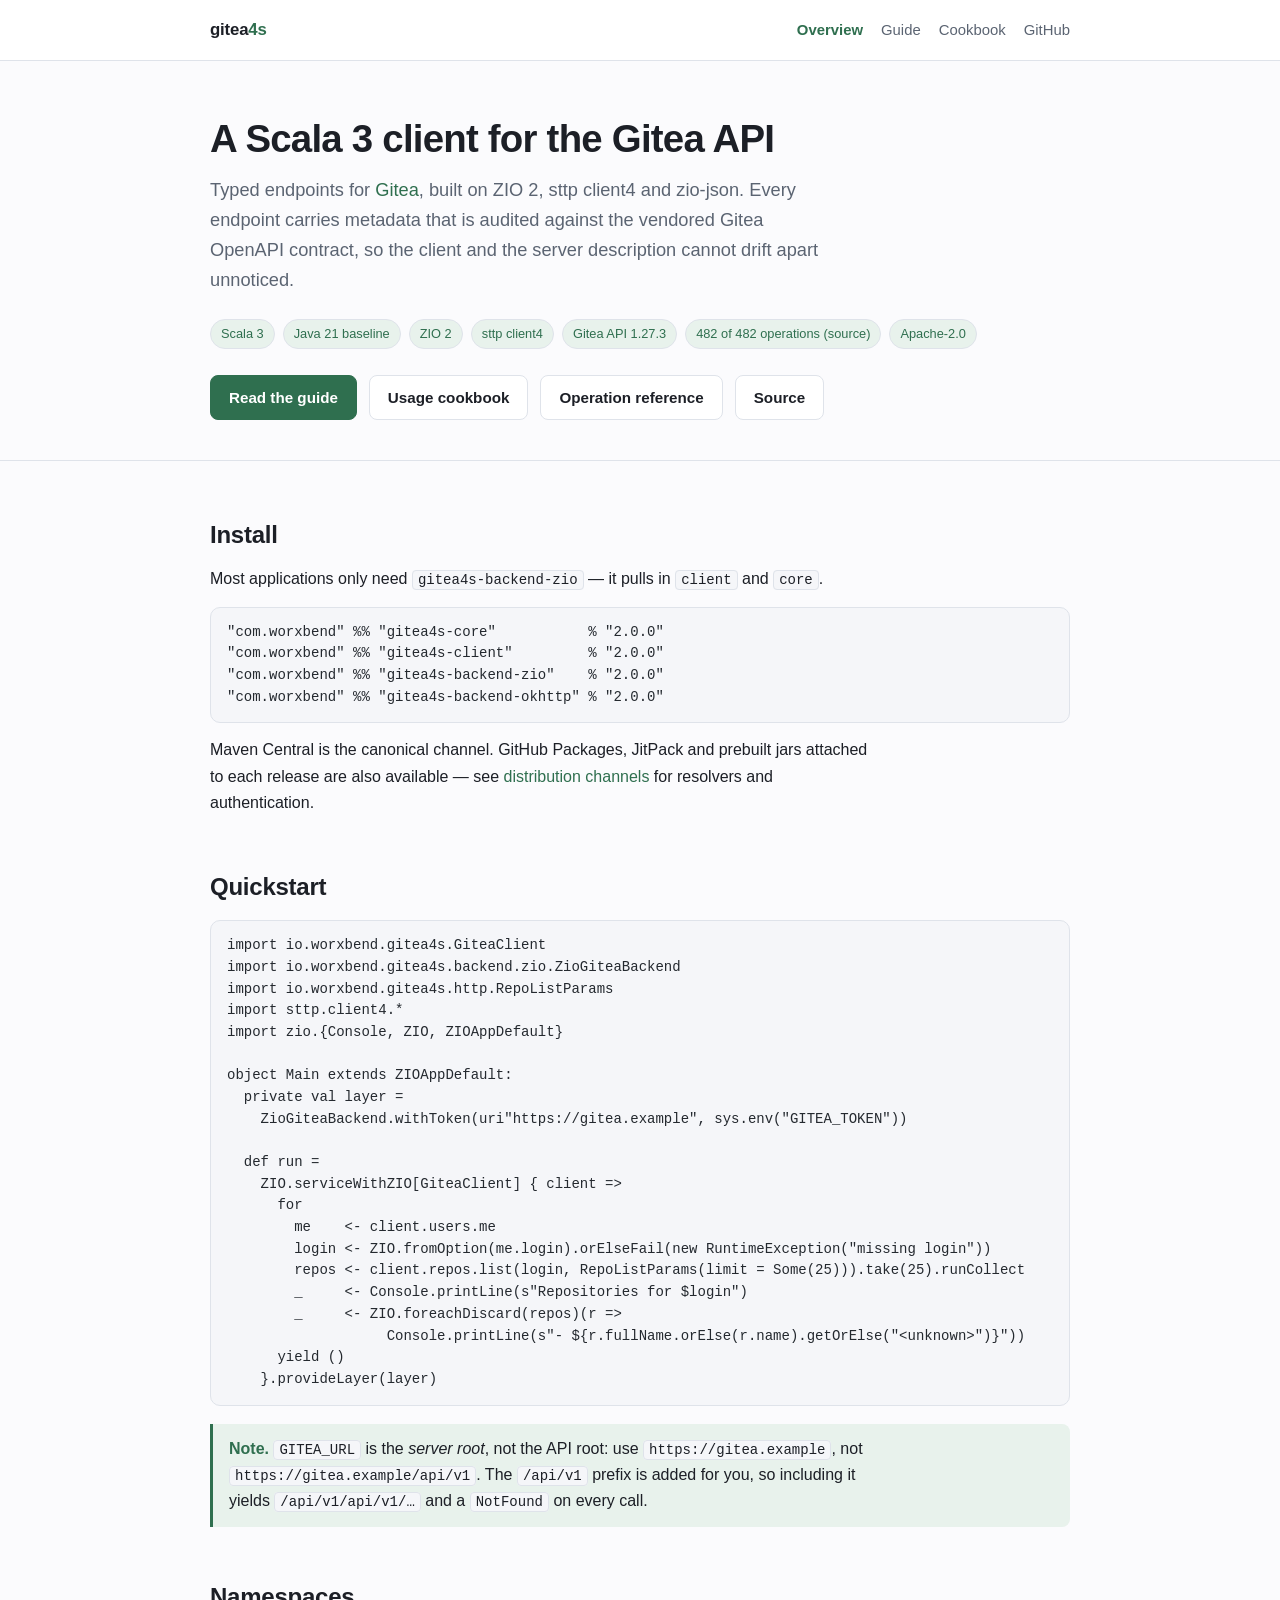
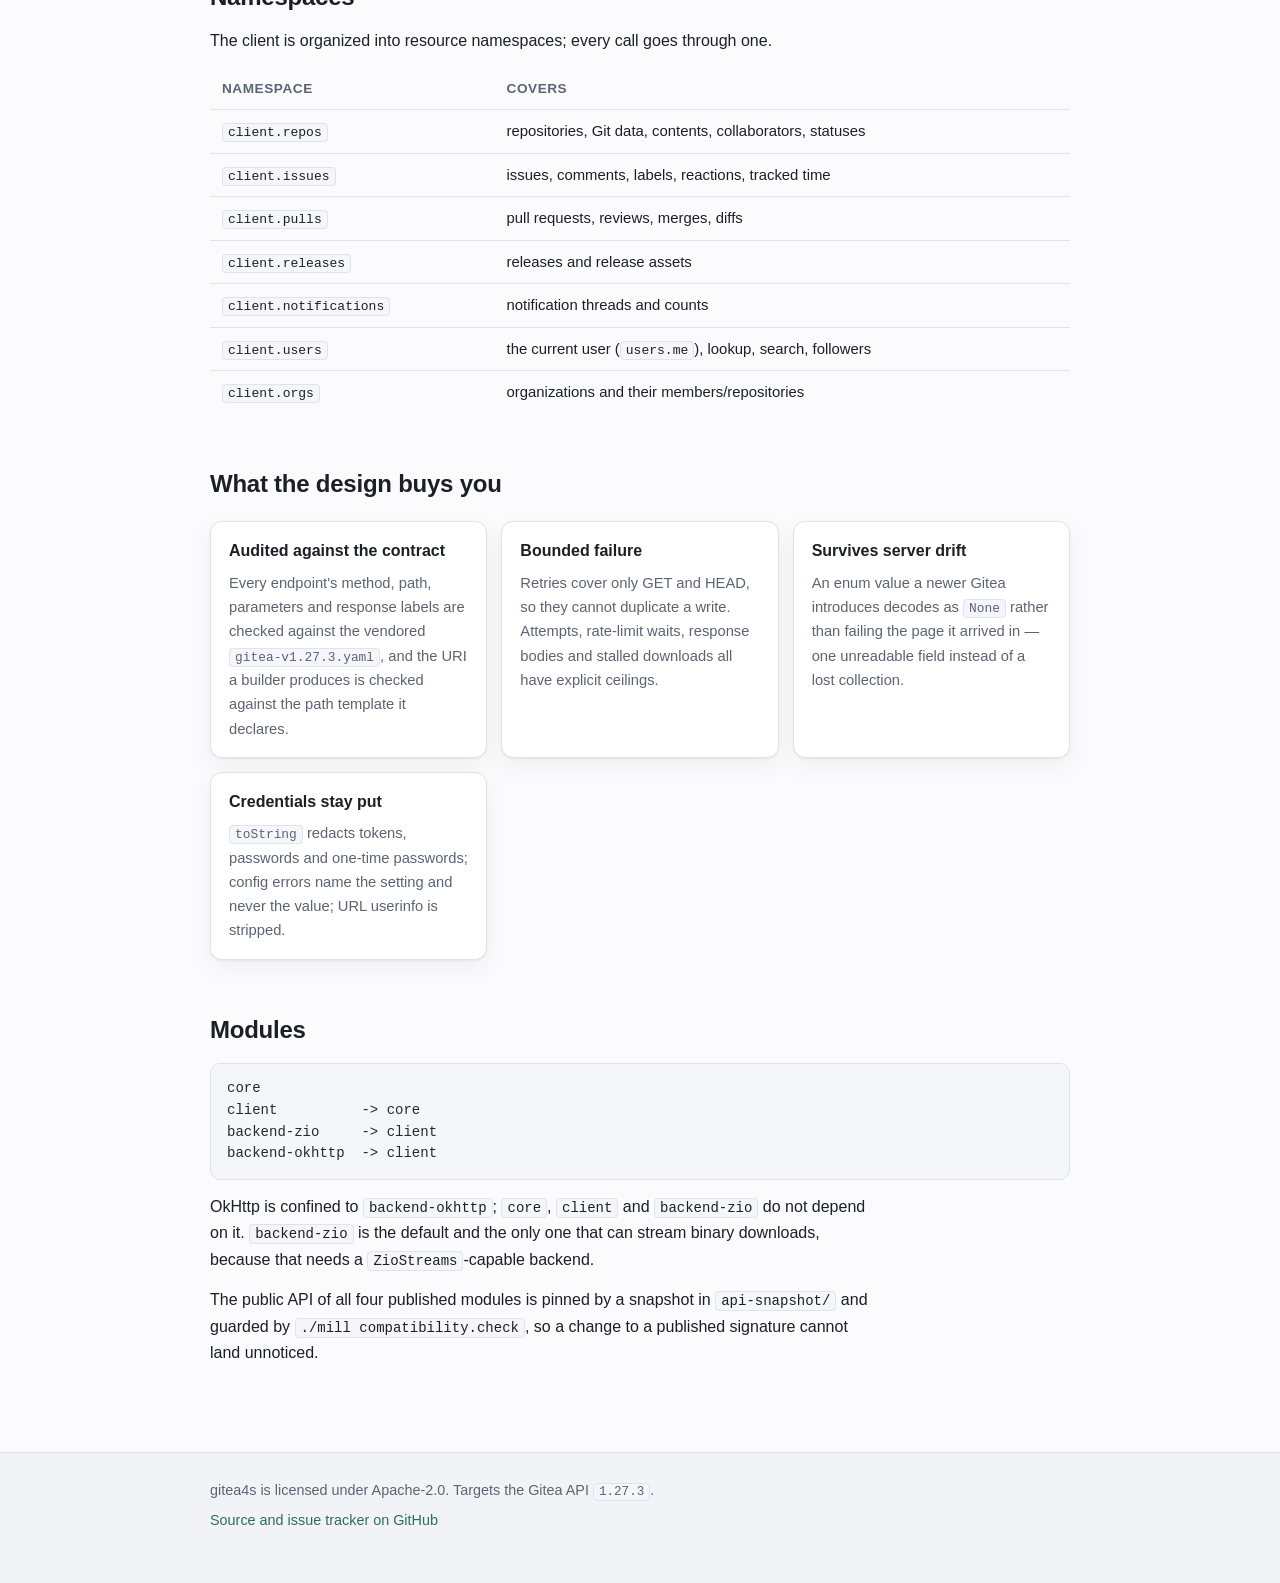
<file: docs/index.html>
<!doctype html>
<html lang="en">
<head>
<meta charset="utf-8">
<meta name="viewport" content="width=device-width, initial-scale=1">
<title>gitea4s — a Scala 3 client for the Gitea API</title>
<meta name="description" content="gitea4s is a Scala 3 client library for the Gitea API, built on ZIO 2, sttp client4 and zio-json, with every implemented endpoint audited against the Gitea 1.27.3 OpenAPI contract.">
<link rel="stylesheet" href="assets/site.css">
</head>
<body>

<header class="site">
  <div class="wrap">
    <a class="brand" href="index.html">gitea<span>4s</span></a>
    <nav class="site">
      <a href="index.html" aria-current="page">Overview</a>
      <a href="guide.html">Guide</a>
      <a href="cookbook.html">Cookbook</a>
      <a href="https://github.com/worxbend/gitea-scala-client">GitHub</a>
    </nav>
  </div>
</header>

<section class="hero">
  <div class="wrap">
    <h1>A Scala 3 client for the Gitea API</h1>
    <p class="lead">
      Typed endpoints for <a href="https://gitea.io">Gitea</a>, built on ZIO 2, sttp client4 and
      zio-json. Every endpoint carries metadata that is audited against the vendored Gitea OpenAPI
      contract, so the client and the server description cannot drift apart unnoticed.
    </p>
    <div class="badges">
      <span class="badge">Scala 3</span>
      <span class="badge">Java 21 baseline</span>
      <span class="badge">ZIO 2</span>
      <span class="badge">sttp client4</span>
      <span class="badge">Gitea API 1.27.3</span>
      <span class="badge">482 of 482 operations (source)</span>
      <span class="badge">Apache-2.0</span>
    </div>
    <div class="cta">
      <a class="btn primary" href="guide.html">Read the guide</a>
      <a class="btn" href="cookbook.html">Usage cookbook</a>
      <a class="btn" href="https://github.com/worxbend/gitea-scala-client/blob/master/docs/contract-operations.md">Operation reference</a>
      <a class="btn" href="https://github.com/worxbend/gitea-scala-client">Source</a>
    </div>
  </div>
</section>

<main>
<div class="wrap">

  <h2>Install</h2>

  <p>Most applications only need <code>gitea4s-backend-zio</code> — it pulls in
  <code>client</code> and <code>core</code>.</p>

<pre><code>"com.worxbend" %% "gitea4s-core"           % "2.0.0"
"com.worxbend" %% "gitea4s-client"         % "2.0.0"
"com.worxbend" %% "gitea4s-backend-zio"    % "2.0.0"
"com.worxbend" %% "gitea4s-backend-okhttp" % "2.0.0"</code></pre>

  <p>Maven Central is the canonical channel. GitHub Packages, JitPack and prebuilt jars attached to
  each release are also available — see
  <a href="https://github.com/worxbend/gitea-scala-client#distribution-channels">distribution
  channels</a> for resolvers and authentication.</p>

  <h2>Quickstart</h2>

<pre><code>import io.worxbend.gitea4s.GiteaClient
import io.worxbend.gitea4s.backend.zio.ZioGiteaBackend
import io.worxbend.gitea4s.http.RepoListParams
import sttp.client4.*
import zio.{Console, ZIO, ZIOAppDefault}

object Main extends ZIOAppDefault:
  private val layer =
    ZioGiteaBackend.withToken(uri"https://gitea.example", sys.env("GITEA_TOKEN"))

  def run =
    ZIO.serviceWithZIO[GiteaClient] { client =&gt;
      for
        me    &lt;- client.users.me
        login &lt;- ZIO.fromOption(me.login).orElseFail(new RuntimeException("missing login"))
        repos &lt;- client.repos.list(login, RepoListParams(limit = Some(25))).take(25).runCollect
        _     &lt;- Console.printLine(s"Repositories for $login")
        _     &lt;- ZIO.foreachDiscard(repos)(r =&gt;
                   Console.printLine(s"- ${r.fullName.orElse(r.name).getOrElse("&lt;unknown&gt;")}"))
      yield ()
    }.provideLayer(layer)</code></pre>

  <div class="note">
    <p><strong>Note.</strong> <code>GITEA_URL</code> is the <em>server root</em>, not the API root:
    use <code>https://gitea.example</code>, not <code>https://gitea.example/api/v1</code>. The
    <code>/api/v1</code> prefix is added for you, so including it yields
    <code>/api/v1/api/v1/…</code> and a <code>NotFound</code> on every call.</p>
  </div>

  <h2>Namespaces</h2>

  <p>The client is organized into resource namespaces; every call goes through one.</p>

  <div class="table-scroll">
  <table>
    <thead><tr><th>Namespace</th><th>Covers</th></tr></thead>
    <tbody>
      <tr><td><code>client.repos</code></td><td>repositories, Git data, contents, collaborators, statuses</td></tr>
      <tr><td><code>client.issues</code></td><td>issues, comments, labels, reactions, tracked time</td></tr>
      <tr><td><code>client.pulls</code></td><td>pull requests, reviews, merges, diffs</td></tr>
      <tr><td><code>client.releases</code></td><td>releases and release assets</td></tr>
      <tr><td><code>client.notifications</code></td><td>notification threads and counts</td></tr>
      <tr><td><code>client.users</code></td><td>the current user (<code>users.me</code>), lookup, search, followers</td></tr>
      <tr><td><code>client.orgs</code></td><td>organizations and their members/repositories</td></tr>
    </tbody>
  </table>
  </div>

  <h2>What the design buys you</h2>

  <div class="cards">
    <div class="card">
      <h3>Audited against the contract</h3>
      <p>Every endpoint's method, path, parameters and response labels are checked against the
      vendored <code>gitea-v1.27.3.yaml</code>, and the URI a builder produces is checked against
      the path template it declares.</p>
    </div>
    <div class="card">
      <h3>Bounded failure</h3>
      <p>Retries cover only GET and HEAD, so they cannot duplicate a write. Attempts, rate-limit
      waits, response bodies and stalled downloads all have explicit ceilings.</p>
    </div>
    <div class="card">
      <h3>Survives server drift</h3>
      <p>An enum value a newer Gitea introduces decodes as <code>None</code> rather than failing the
      page it arrived in — one unreadable field instead of a lost collection.</p>
    </div>
    <div class="card">
      <h3>Credentials stay put</h3>
      <p><code>toString</code> redacts tokens, passwords and one-time passwords; config errors name
      the setting and never the value; URL userinfo is stripped.</p>
    </div>
  </div>

  <h2>Modules</h2>

<pre><code>core
client          -&gt; core
backend-zio     -&gt; client
backend-okhttp  -&gt; client</code></pre>

  <p>OkHttp is confined to <code>backend-okhttp</code>; <code>core</code>, <code>client</code> and
  <code>backend-zio</code> do not depend on it. <code>backend-zio</code> is the default and the only
  one that can stream binary downloads, because that needs a <code>ZioStreams</code>-capable
  backend.</p>

  <p>The public API of all four published modules is pinned by a snapshot in
  <code>api-snapshot/</code> and guarded by <code>./mill compatibility.check</code>, so a change to
  a published signature cannot land unnoticed.</p>

</div>
</main>

<footer class="site">
  <div class="wrap">
    <p>gitea4s is licensed under Apache-2.0. Targets the Gitea API <code>1.27.3</code>.</p>
    <p><a href="https://github.com/worxbend/gitea-scala-client">Source and issue tracker on GitHub</a></p>
  </div>
</footer>

</body>
</html>
</file>
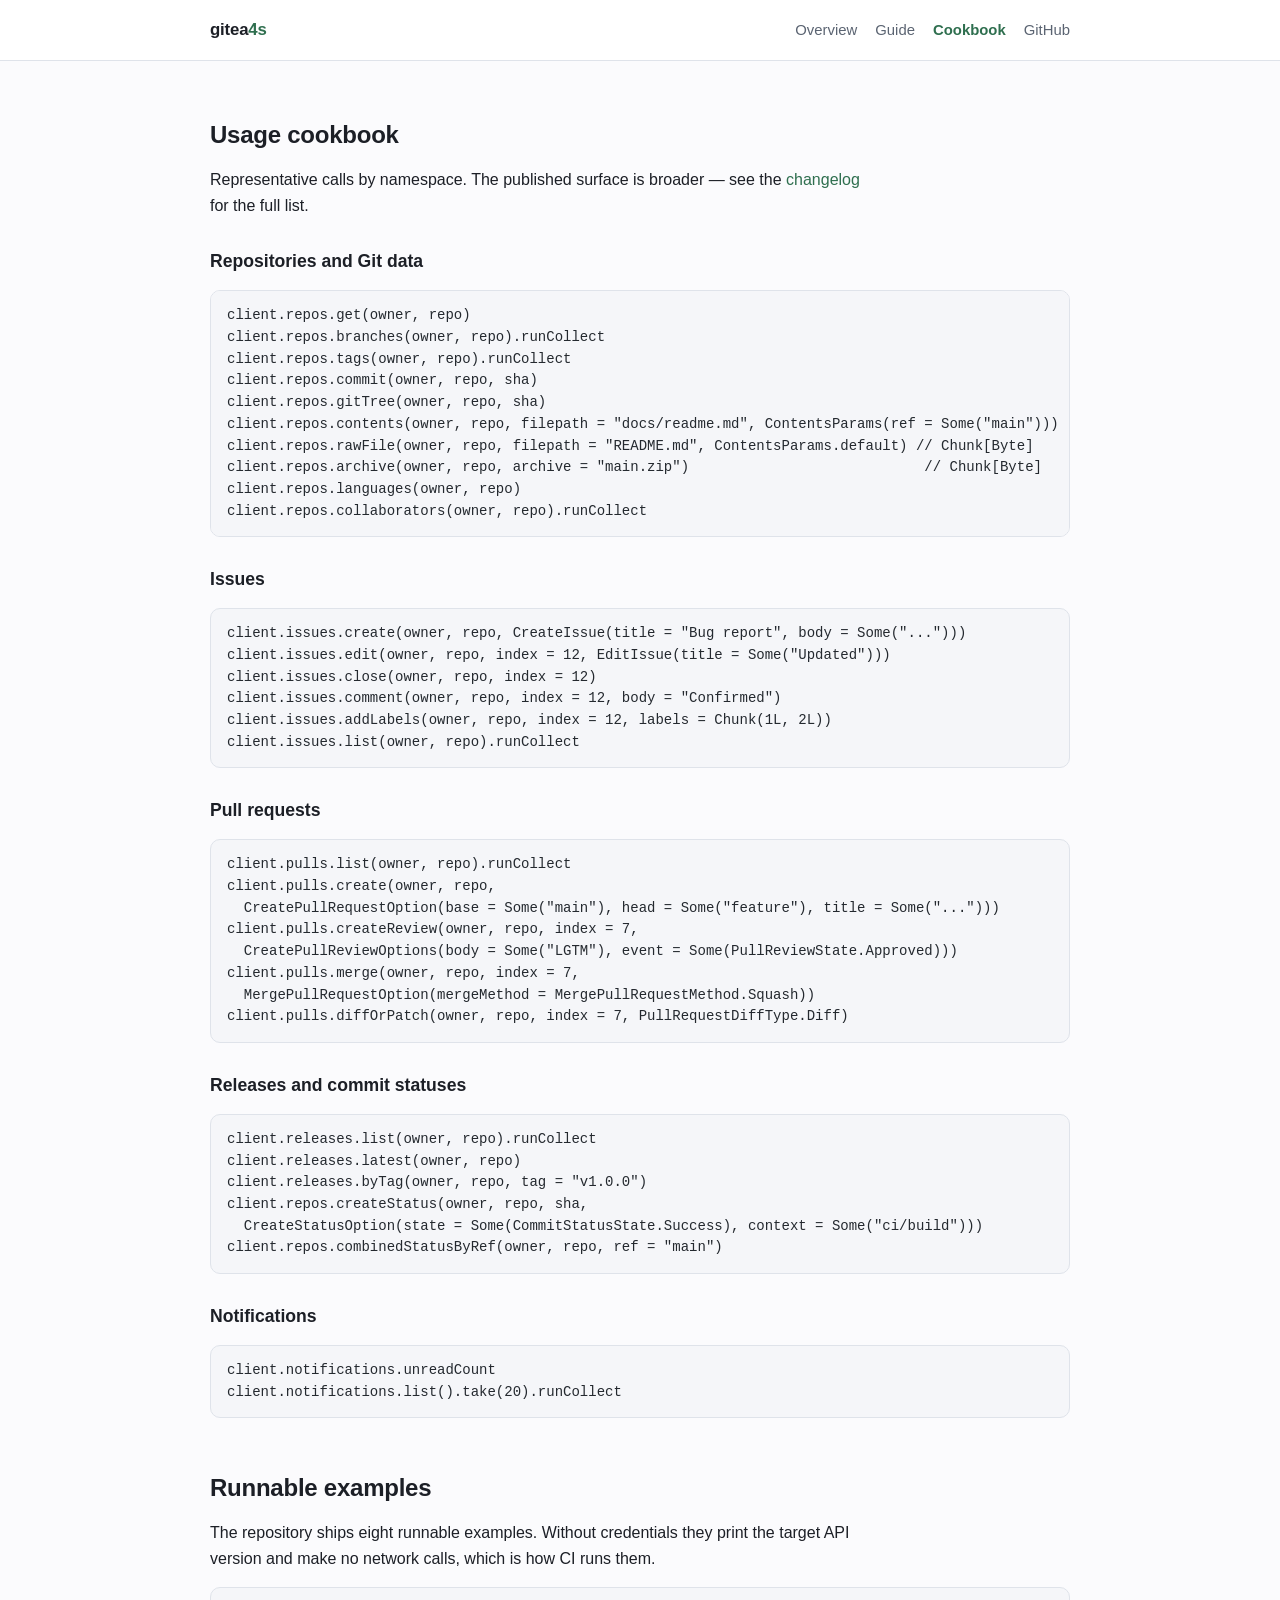
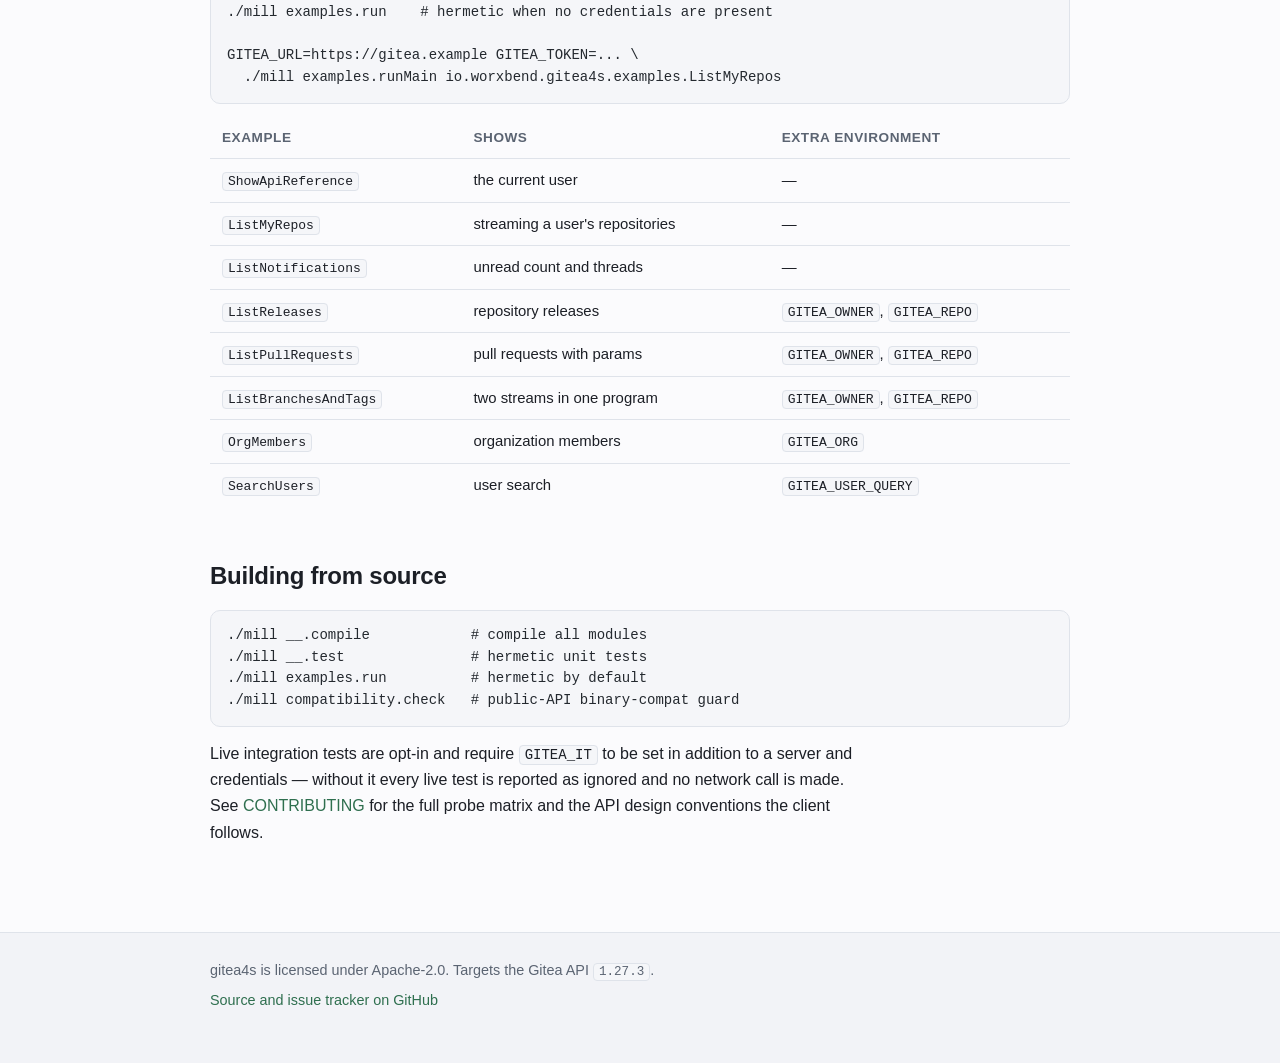
<file: docs/cookbook.html>
<!doctype html>
<html lang="en">
<head>
<meta charset="utf-8">
<meta name="viewport" content="width=device-width, initial-scale=1">
<title>Cookbook — gitea4s</title>
<meta name="description" content="Representative gitea4s calls by namespace: repositories, issues, pull requests, releases, commit statuses and notifications.">
<link rel="stylesheet" href="assets/site.css">
</head>
<body>

<header class="site">
  <div class="wrap">
    <a class="brand" href="index.html">gitea<span>4s</span></a>
    <nav class="site">
      <a href="index.html">Overview</a>
      <a href="guide.html">Guide</a>
      <a href="cookbook.html" aria-current="page">Cookbook</a>
      <a href="https://github.com/worxbend/gitea-scala-client">GitHub</a>
    </nav>
  </div>
</header>

<main>
<div class="wrap">

  <h2>Usage cookbook</h2>

  <p>Representative calls by namespace. The published surface is broader — see the
  <a href="https://github.com/worxbend/gitea-scala-client/blob/master/CHANGELOG.md">changelog</a>
  for the full list.</p>

  <h3>Repositories and Git data</h3>

<pre><code>client.repos.get(owner, repo)
client.repos.branches(owner, repo).runCollect
client.repos.tags(owner, repo).runCollect
client.repos.commit(owner, repo, sha)
client.repos.gitTree(owner, repo, sha)
client.repos.contents(owner, repo, filepath = "docs/readme.md", ContentsParams(ref = Some("main")))
client.repos.rawFile(owner, repo, filepath = "README.md", ContentsParams.default) // Chunk[Byte]
client.repos.archive(owner, repo, archive = "main.zip")                            // Chunk[Byte]
client.repos.languages(owner, repo)
client.repos.collaborators(owner, repo).runCollect</code></pre>

  <h3>Issues</h3>

<pre><code>client.issues.create(owner, repo, CreateIssue(title = "Bug report", body = Some("...")))
client.issues.edit(owner, repo, index = 12, EditIssue(title = Some("Updated")))
client.issues.close(owner, repo, index = 12)
client.issues.comment(owner, repo, index = 12, body = "Confirmed")
client.issues.addLabels(owner, repo, index = 12, labels = Chunk(1L, 2L))
client.issues.list(owner, repo).runCollect</code></pre>

  <h3>Pull requests</h3>

<pre><code>client.pulls.list(owner, repo).runCollect
client.pulls.create(owner, repo,
  CreatePullRequestOption(base = Some("main"), head = Some("feature"), title = Some("...")))
client.pulls.createReview(owner, repo, index = 7,
  CreatePullReviewOptions(body = Some("LGTM"), event = Some(PullReviewState.Approved)))
client.pulls.merge(owner, repo, index = 7,
  MergePullRequestOption(mergeMethod = MergePullRequestMethod.Squash))
client.pulls.diffOrPatch(owner, repo, index = 7, PullRequestDiffType.Diff)</code></pre>

  <h3>Releases and commit statuses</h3>

<pre><code>client.releases.list(owner, repo).runCollect
client.releases.latest(owner, repo)
client.releases.byTag(owner, repo, tag = "v1.0.0")
client.repos.createStatus(owner, repo, sha,
  CreateStatusOption(state = Some(CommitStatusState.Success), context = Some("ci/build")))
client.repos.combinedStatusByRef(owner, repo, ref = "main")</code></pre>

  <h3>Notifications</h3>

<pre><code>client.notifications.unreadCount
client.notifications.list().take(20).runCollect</code></pre>

  <h2>Runnable examples</h2>

  <p>The repository ships eight runnable examples. Without credentials they print the target API
  version and make no network calls, which is how CI runs them.</p>

<pre><code>./mill examples.run    # hermetic when no credentials are present

GITEA_URL=https://gitea.example GITEA_TOKEN=... \
  ./mill examples.runMain io.worxbend.gitea4s.examples.ListMyRepos</code></pre>

  <div class="table-scroll">
  <table>
    <thead><tr><th>Example</th><th>Shows</th><th>Extra environment</th></tr></thead>
    <tbody>
      <tr><td><code>ShowApiReference</code></td><td>the current user</td><td>—</td></tr>
      <tr><td><code>ListMyRepos</code></td><td>streaming a user's repositories</td><td>—</td></tr>
      <tr><td><code>ListNotifications</code></td><td>unread count and threads</td><td>—</td></tr>
      <tr><td><code>ListReleases</code></td><td>repository releases</td><td><code>GITEA_OWNER</code>, <code>GITEA_REPO</code></td></tr>
      <tr><td><code>ListPullRequests</code></td><td>pull requests with params</td><td><code>GITEA_OWNER</code>, <code>GITEA_REPO</code></td></tr>
      <tr><td><code>ListBranchesAndTags</code></td><td>two streams in one program</td><td><code>GITEA_OWNER</code>, <code>GITEA_REPO</code></td></tr>
      <tr><td><code>OrgMembers</code></td><td>organization members</td><td><code>GITEA_ORG</code></td></tr>
      <tr><td><code>SearchUsers</code></td><td>user search</td><td><code>GITEA_USER_QUERY</code></td></tr>
    </tbody>
  </table>
  </div>

  <h2>Building from source</h2>

<pre><code>./mill __.compile            # compile all modules
./mill __.test               # hermetic unit tests
./mill examples.run          # hermetic by default
./mill compatibility.check   # public-API binary-compat guard</code></pre>

  <p>Live integration tests are opt-in and require <code>GITEA_IT</code> to be set in addition to a
  server and credentials — without it every live test is reported as ignored and no network call is
  made. See
  <a href="https://github.com/worxbend/gitea-scala-client/blob/master/CONTRIBUTING.md">CONTRIBUTING</a>
  for the full probe matrix and the API design conventions the client follows.</p>

</div>
</main>

<footer class="site">
  <div class="wrap">
    <p>gitea4s is licensed under Apache-2.0. Targets the Gitea API <code>1.27.3</code>.</p>
    <p><a href="https://github.com/worxbend/gitea-scala-client">Source and issue tracker on GitHub</a></p>
  </div>
</footer>

</body>
</html>
</file>
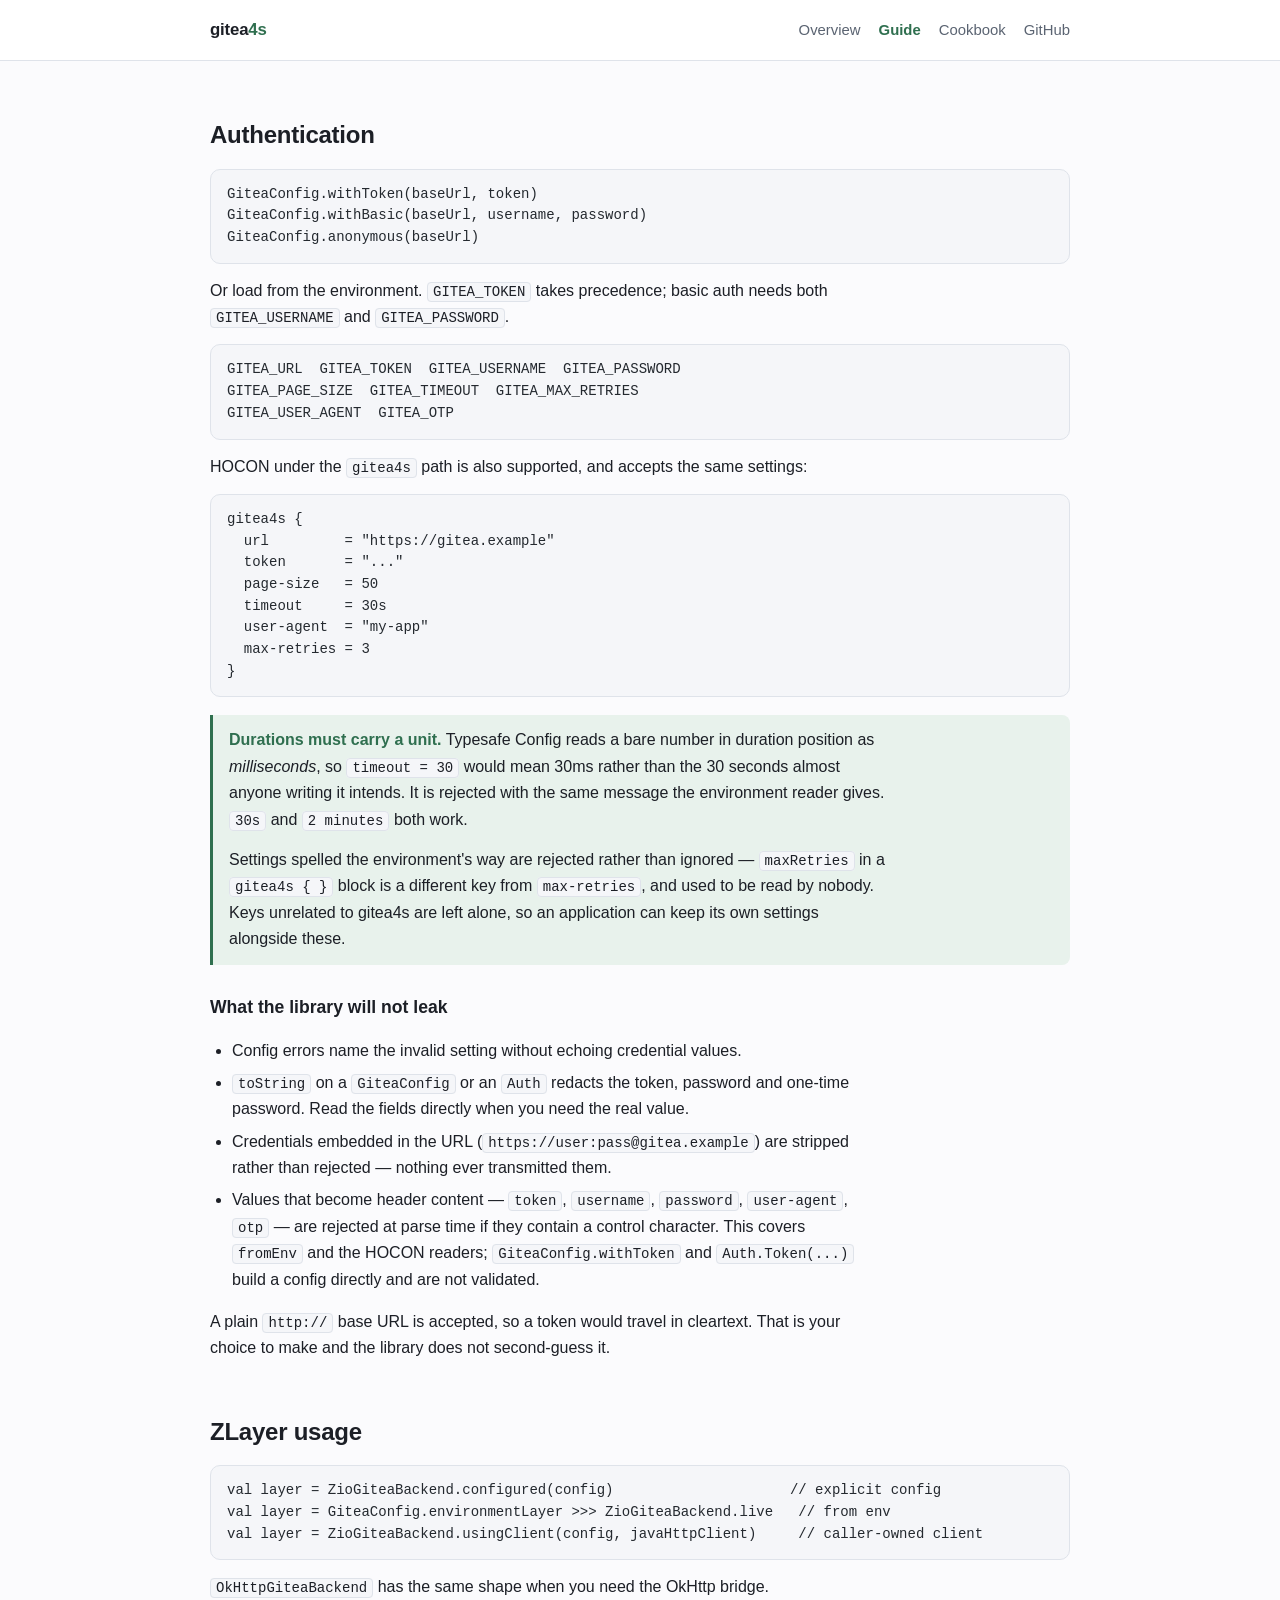
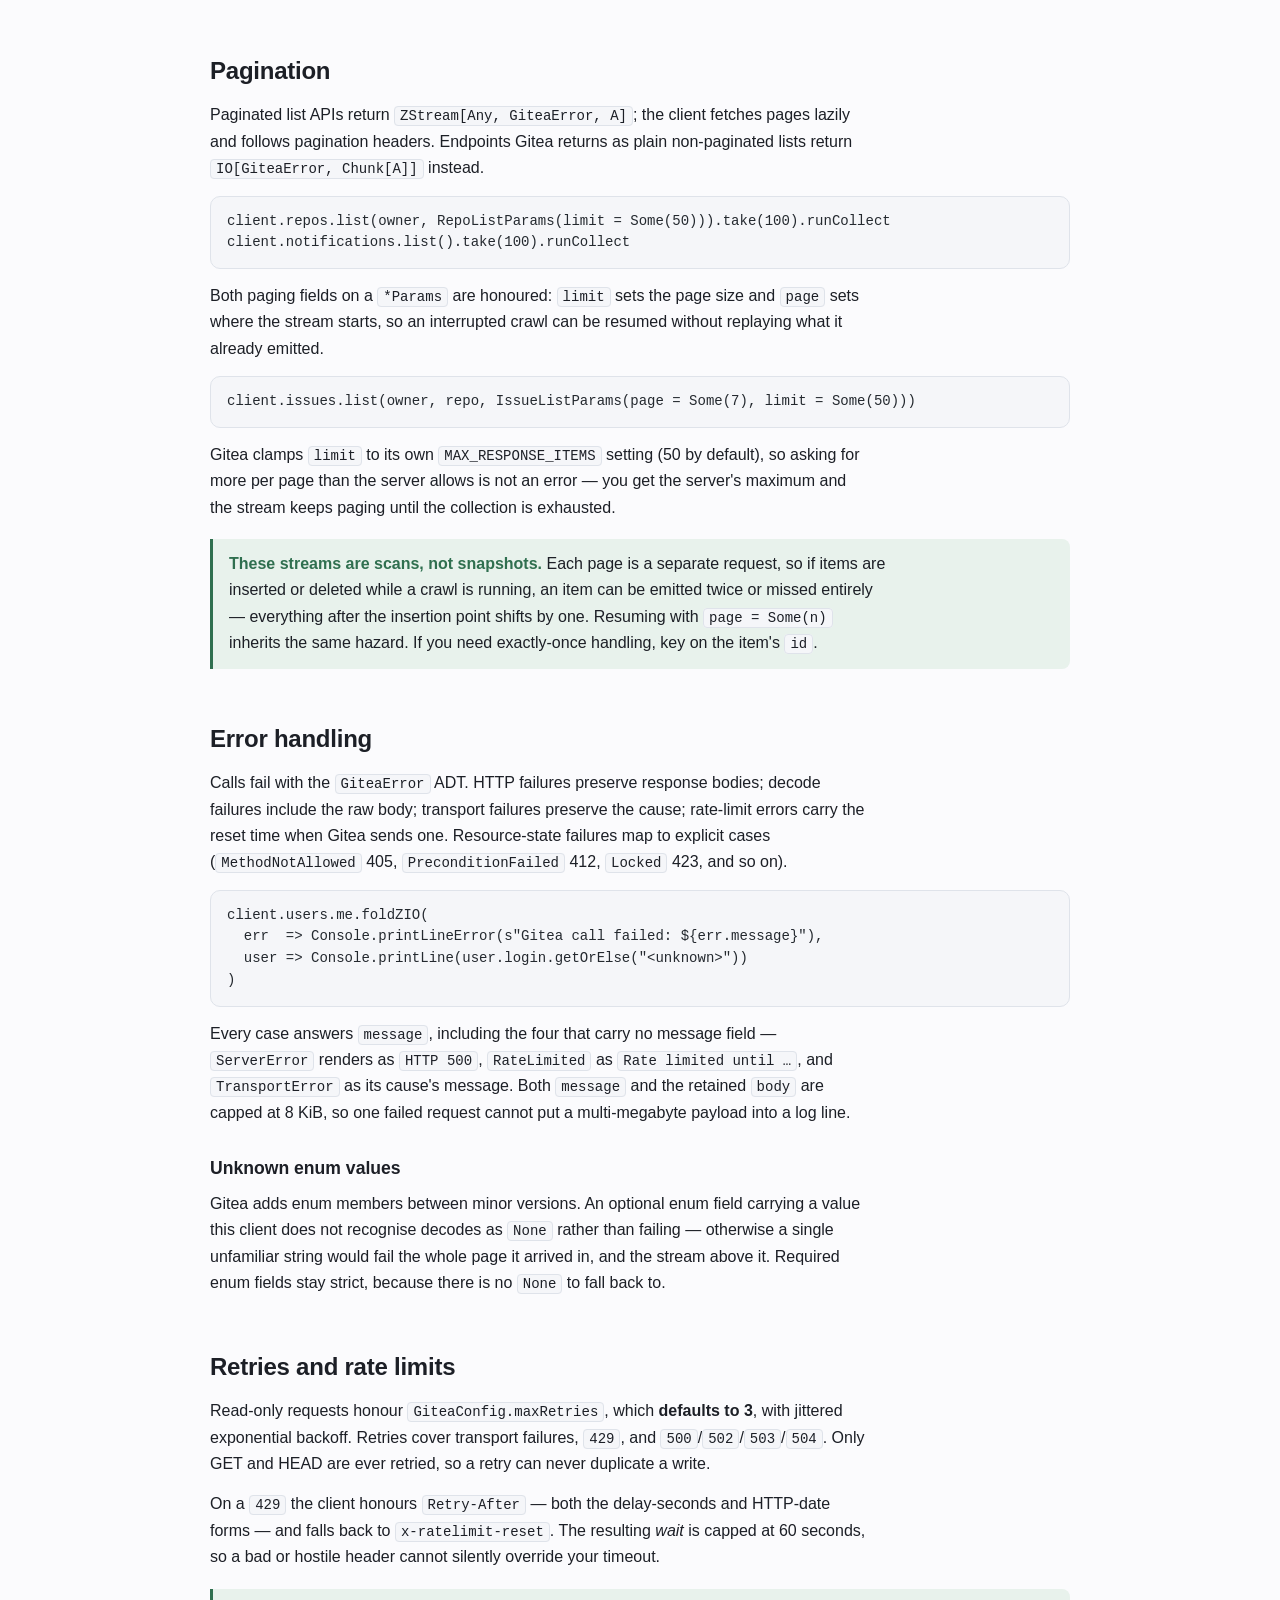
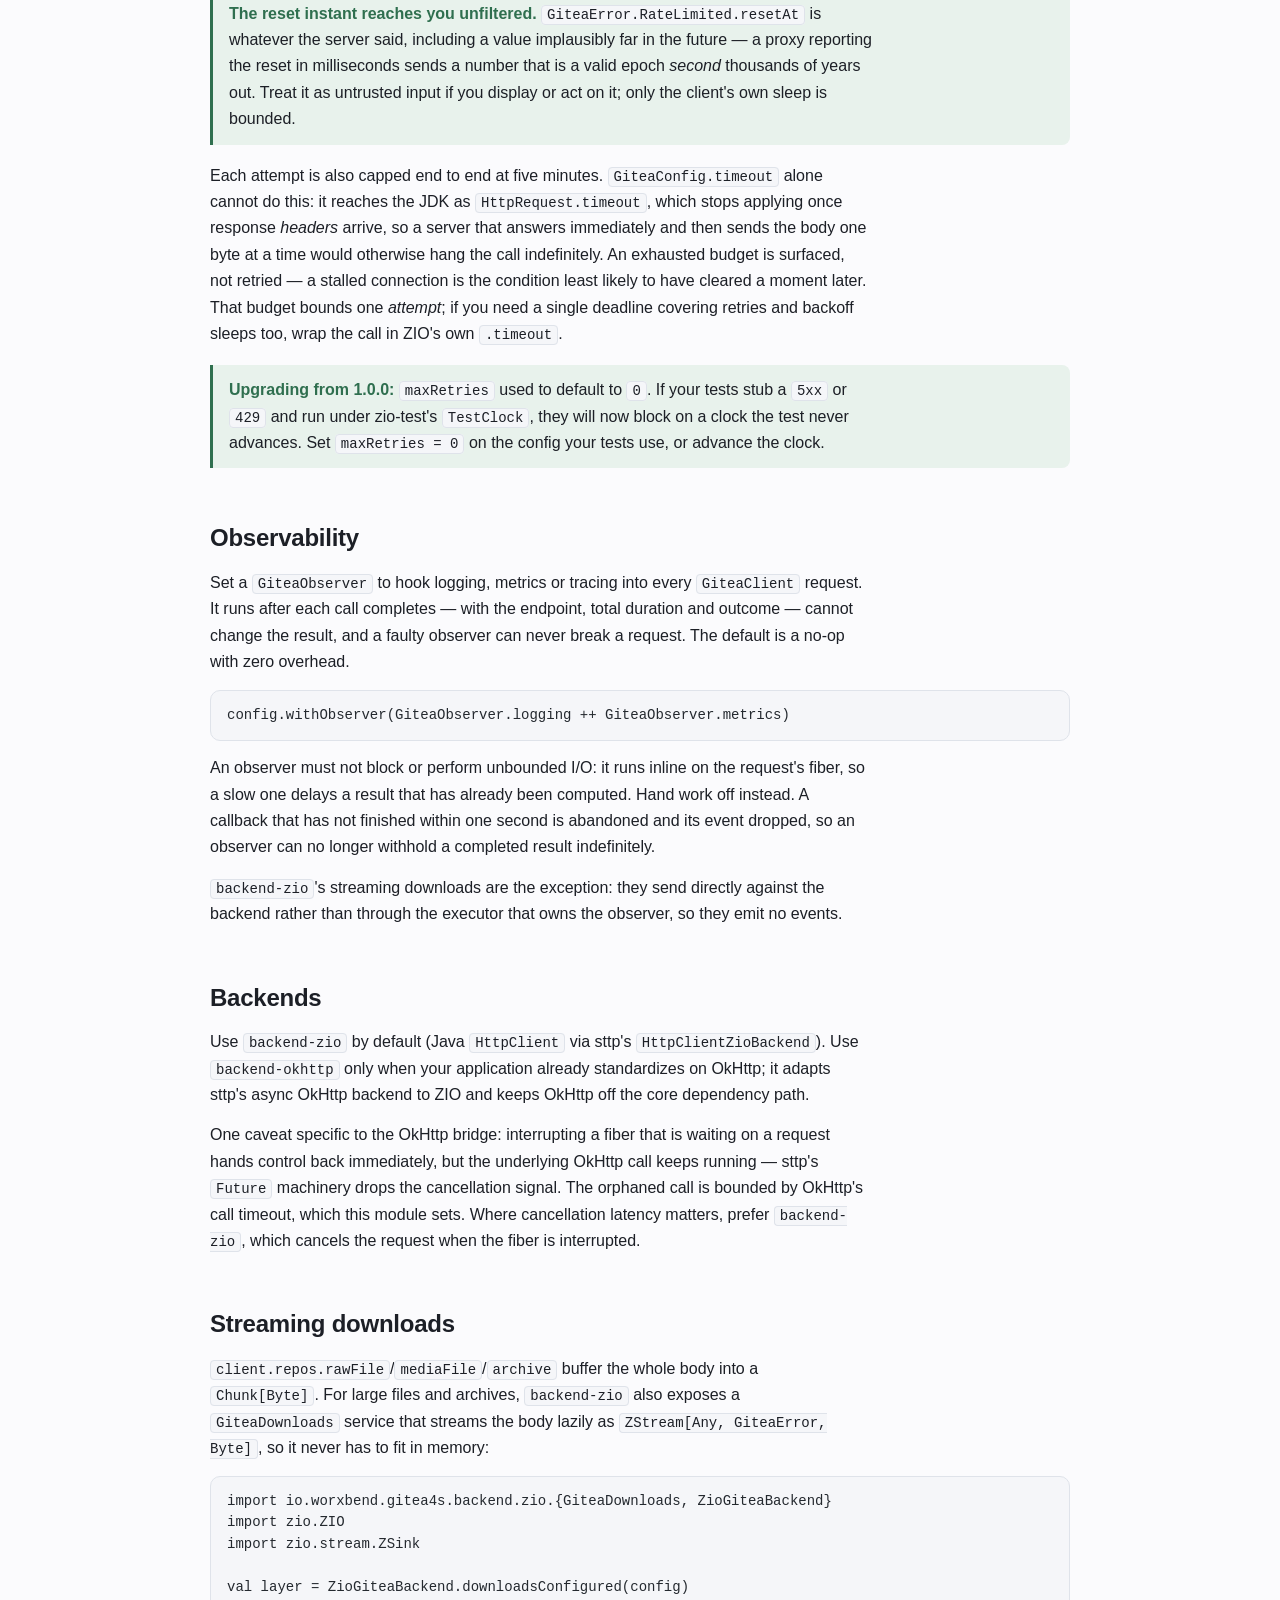
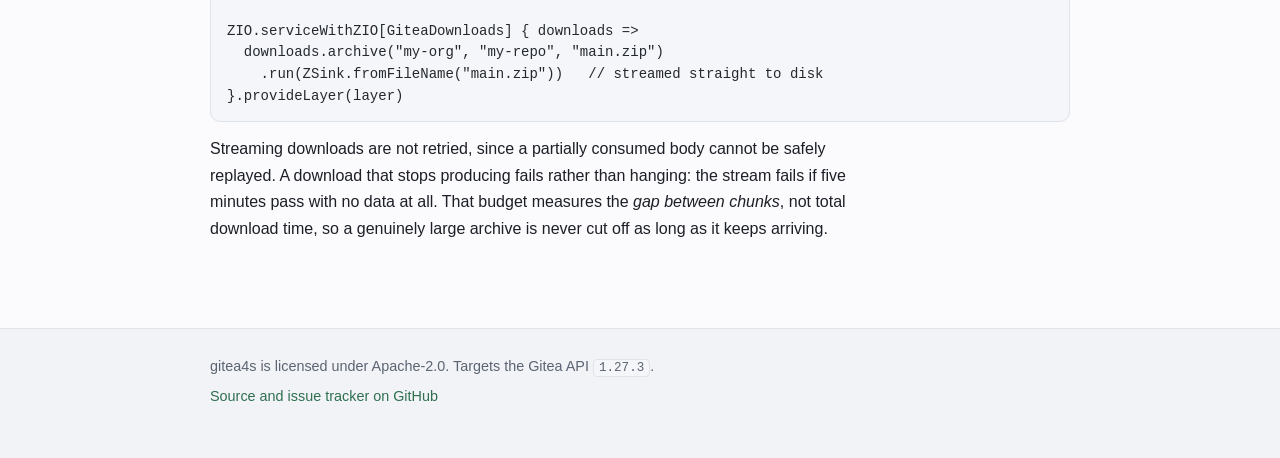
<file: docs/guide.html>
<!doctype html>
<html lang="en">
<head>
<meta charset="utf-8">
<meta name="viewport" content="width=device-width, initial-scale=1">
<title>Guide — gitea4s</title>
<meta name="description" content="Configuration, pagination, retries, error handling, observability, streaming downloads and backends in gitea4s.">
<link rel="stylesheet" href="assets/site.css">
</head>
<body>

<header class="site">
  <div class="wrap">
    <a class="brand" href="index.html">gitea<span>4s</span></a>
    <nav class="site">
      <a href="index.html">Overview</a>
      <a href="guide.html" aria-current="page">Guide</a>
      <a href="cookbook.html">Cookbook</a>
      <a href="https://github.com/worxbend/gitea-scala-client">GitHub</a>
    </nav>
  </div>
</header>

<main>
<div class="wrap">

  <h2>Authentication</h2>

<pre><code>GiteaConfig.withToken(baseUrl, token)
GiteaConfig.withBasic(baseUrl, username, password)
GiteaConfig.anonymous(baseUrl)</code></pre>

  <p>Or load from the environment. <code>GITEA_TOKEN</code> takes precedence; basic auth needs both
  <code>GITEA_USERNAME</code> and <code>GITEA_PASSWORD</code>.</p>

<pre><code>GITEA_URL  GITEA_TOKEN  GITEA_USERNAME  GITEA_PASSWORD
GITEA_PAGE_SIZE  GITEA_TIMEOUT  GITEA_MAX_RETRIES
GITEA_USER_AGENT  GITEA_OTP</code></pre>

  <p>HOCON under the <code>gitea4s</code> path is also supported, and accepts the same settings:</p>

<pre><code>gitea4s {
  url         = "https://gitea.example"
  token       = "..."
  page-size   = 50
  timeout     = 30s
  user-agent  = "my-app"
  max-retries = 3
}</code></pre>

  <div class="note">
    <p><strong>Durations must carry a unit.</strong> Typesafe Config reads a bare number in duration
    position as <em>milliseconds</em>, so <code>timeout = 30</code> would mean 30ms rather than the
    30 seconds almost anyone writing it intends. It is rejected with the same message the
    environment reader gives. <code>30s</code> and <code>2 minutes</code> both work.</p>
    <p>Settings spelled the environment's way are rejected rather than ignored —
    <code>maxRetries</code> in a <code>gitea4s { }</code> block is a different key from
    <code>max-retries</code>, and used to be read by nobody. Keys unrelated to gitea4s are left
    alone, so an application can keep its own settings alongside these.</p>
  </div>

  <h3>What the library will not leak</h3>

  <ul>
    <li>Config errors name the invalid setting without echoing credential values.</li>
    <li><code>toString</code> on a <code>GiteaConfig</code> or an <code>Auth</code> redacts the
    token, password and one-time password. Read the fields directly when you need the real value.</li>
    <li>Credentials embedded in the URL (<code>https://user:pass@gitea.example</code>) are stripped
    rather than rejected — nothing ever transmitted them.</li>
    <li>Values that become header content — <code>token</code>, <code>username</code>,
    <code>password</code>, <code>user-agent</code>, <code>otp</code> — are rejected at parse time if
    they contain a control character. This covers <code>fromEnv</code> and the HOCON readers;
    <code>GiteaConfig.withToken</code> and <code>Auth.Token(...)</code> build a config directly and
    are not validated.</li>
  </ul>

  <p>A plain <code>http://</code> base URL is accepted, so a token would travel in cleartext. That
  is your choice to make and the library does not second-guess it.</p>

  <h2>ZLayer usage</h2>

<pre><code>val layer = ZioGiteaBackend.configured(config)                     // explicit config
val layer = GiteaConfig.environmentLayer &gt;&gt;&gt; ZioGiteaBackend.live   // from env
val layer = ZioGiteaBackend.usingClient(config, javaHttpClient)     // caller-owned client</code></pre>

  <p><code>OkHttpGiteaBackend</code> has the same shape when you need the OkHttp bridge.</p>

  <h2>Pagination</h2>

  <p>Paginated list APIs return <code>ZStream[Any, GiteaError, A]</code>; the client fetches pages
  lazily and follows pagination headers. Endpoints Gitea returns as plain non-paginated lists return
  <code>IO[GiteaError, Chunk[A]]</code> instead.</p>

<pre><code>client.repos.list(owner, RepoListParams(limit = Some(50))).take(100).runCollect
client.notifications.list().take(100).runCollect</code></pre>

  <p>Both paging fields on a <code>*Params</code> are honoured: <code>limit</code> sets the page size
  and <code>page</code> sets where the stream starts, so an interrupted crawl can be resumed without
  replaying what it already emitted.</p>

<pre><code>client.issues.list(owner, repo, IssueListParams(page = Some(7), limit = Some(50)))</code></pre>

  <p>Gitea clamps <code>limit</code> to its own <code>MAX_RESPONSE_ITEMS</code> setting (50 by
  default), so asking for more per page than the server allows is not an error — you get the
  server's maximum and the stream keeps paging until the collection is exhausted.</p>

  <div class="note">
    <p><strong>These streams are scans, not snapshots.</strong> Each page is a separate request, so
    if items are inserted or deleted while a crawl is running, an item can be emitted twice or
    missed entirely — everything after the insertion point shifts by one. Resuming with
    <code>page = Some(n)</code> inherits the same hazard. If you need exactly-once handling, key on
    the item's <code>id</code>.</p>
  </div>

  <h2>Error handling</h2>

  <p>Calls fail with the <code>GiteaError</code> ADT. HTTP failures preserve response bodies; decode
  failures include the raw body; transport failures preserve the cause; rate-limit errors carry the
  reset time when Gitea sends one. Resource-state failures map to explicit cases
  (<code>MethodNotAllowed</code> 405, <code>PreconditionFailed</code> 412, <code>Locked</code> 423,
  and so on).</p>

<pre><code>client.users.me.foldZIO(
  err  =&gt; Console.printLineError(s"Gitea call failed: ${err.message}"),
  user =&gt; Console.printLine(user.login.getOrElse("&lt;unknown&gt;"))
)</code></pre>

  <p>Every case answers <code>message</code>, including the four that carry no message field —
  <code>ServerError</code> renders as <code>HTTP 500</code>, <code>RateLimited</code> as
  <code>Rate limited until …</code>, and <code>TransportError</code> as its cause's message. Both
  <code>message</code> and the retained <code>body</code> are capped at 8&nbsp;KiB, so one failed
  request cannot put a multi-megabyte payload into a log line.</p>

  <h3>Unknown enum values</h3>

  <p>Gitea adds enum members between minor versions. An optional enum field carrying a value this
  client does not recognise decodes as <code>None</code> rather than failing — otherwise a single
  unfamiliar string would fail the whole page it arrived in, and the stream above it. Required enum
  fields stay strict, because there is no <code>None</code> to fall back to.</p>

  <h2>Retries and rate limits</h2>

  <p>Read-only requests honour <code>GiteaConfig.maxRetries</code>, which <strong>defaults to
  3</strong>, with jittered exponential backoff. Retries cover transport failures, <code>429</code>,
  and <code>500</code>/<code>502</code>/<code>503</code>/<code>504</code>. Only GET and HEAD are ever
  retried, so a retry can never duplicate a write.</p>

  <p>On a <code>429</code> the client honours <code>Retry-After</code> — both the delay-seconds and
  HTTP-date forms — and falls back to <code>x-ratelimit-reset</code>. The resulting <em>wait</em> is
  capped at 60 seconds, so a bad or hostile header cannot silently override your timeout.</p>

  <div class="note">
    <p><strong>The reset instant reaches you unfiltered.</strong>
    <code>GiteaError.RateLimited.resetAt</code> is whatever the server said, including a value
    implausibly far in the future — a proxy reporting the reset in milliseconds sends a number that
    is a valid epoch <em>second</em> thousands of years out. Treat it as untrusted input if you
    display or act on it; only the client's own sleep is bounded.</p>
  </div>

  <p>Each attempt is also capped end to end at five minutes. <code>GiteaConfig.timeout</code> alone
  cannot do this: it reaches the JDK as <code>HttpRequest.timeout</code>, which stops applying once
  response <em>headers</em> arrive, so a server that answers immediately and then sends the body one
  byte at a time would otherwise hang the call indefinitely. An exhausted budget is surfaced, not
  retried — a stalled connection is the condition least likely to have cleared a moment later. That
  budget bounds one <em>attempt</em>; if you need a single deadline covering retries and backoff
  sleeps too, wrap the call in ZIO's own <code>.timeout</code>.</p>

  <div class="note">
    <p><strong>Upgrading from 1.0.0:</strong> <code>maxRetries</code> used to default to
    <code>0</code>. If your tests stub a <code>5xx</code> or <code>429</code> and run under
    zio-test's <code>TestClock</code>, they will now block on a clock the test never advances. Set
    <code>maxRetries = 0</code> on the config your tests use, or advance the clock.</p>
  </div>

  <h2>Observability</h2>

  <p>Set a <code>GiteaObserver</code> to hook logging, metrics or tracing into every
  <code>GiteaClient</code> request. It runs after each call completes — with the endpoint, total
  duration and outcome — cannot change the result, and a faulty observer can never break a request.
  The default is a no-op with zero overhead.</p>

<pre><code>config.withObserver(GiteaObserver.logging ++ GiteaObserver.metrics)</code></pre>

  <p>An observer must not block or perform unbounded I/O: it runs inline on the request's fiber, so
  a slow one delays a result that has already been computed. Hand work off instead. A callback that
  has not finished within one second is abandoned and its event dropped, so an observer can no
  longer withhold a completed result indefinitely.</p>

  <p><code>backend-zio</code>'s streaming downloads are the exception: they send directly against the
  backend rather than through the executor that owns the observer, so they emit no events.</p>

  <h2>Backends</h2>

  <p>Use <code>backend-zio</code> by default (Java <code>HttpClient</code> via sttp's
  <code>HttpClientZioBackend</code>). Use <code>backend-okhttp</code> only when your application
  already standardizes on OkHttp; it adapts sttp's async OkHttp backend to ZIO and keeps OkHttp off
  the core dependency path.</p>

  <p>One caveat specific to the OkHttp bridge: interrupting a fiber that is waiting on a request
  hands control back immediately, but the underlying OkHttp call keeps running — sttp's
  <code>Future</code> machinery drops the cancellation signal. The orphaned call is bounded by
  OkHttp's call timeout, which this module sets. Where cancellation latency matters, prefer
  <code>backend-zio</code>, which cancels the request when the fiber is interrupted.</p>

  <h2>Streaming downloads</h2>

  <p><code>client.repos.rawFile</code>/<code>mediaFile</code>/<code>archive</code> buffer the whole
  body into a <code>Chunk[Byte]</code>. For large files and archives, <code>backend-zio</code> also
  exposes a <code>GiteaDownloads</code> service that streams the body lazily as
  <code>ZStream[Any, GiteaError, Byte]</code>, so it never has to fit in memory:</p>

<pre><code>import io.worxbend.gitea4s.backend.zio.{GiteaDownloads, ZioGiteaBackend}
import zio.ZIO
import zio.stream.ZSink

val layer = ZioGiteaBackend.downloadsConfigured(config)

ZIO.serviceWithZIO[GiteaDownloads] { downloads =&gt;
  downloads.archive("my-org", "my-repo", "main.zip")
    .run(ZSink.fromFileName("main.zip"))   // streamed straight to disk
}.provideLayer(layer)</code></pre>

  <p>Streaming downloads are not retried, since a partially consumed body cannot be safely replayed.
  A download that stops producing fails rather than hanging: the stream fails if five minutes pass
  with no data at all. That budget measures the <em>gap between chunks</em>, not total download time,
  so a genuinely large archive is never cut off as long as it keeps arriving.</p>

</div>
</main>

<footer class="site">
  <div class="wrap">
    <p>gitea4s is licensed under Apache-2.0. Targets the Gitea API <code>1.27.3</code>.</p>
    <p><a href="https://github.com/worxbend/gitea-scala-client">Source and issue tracker on GitHub</a></p>
  </div>
</footer>

</body>
</html>
</file>
<file: docs/assets/site.css>
/* gitea4s microsite — hand-written, self-contained, no external assets. */

:root {
  color-scheme: light dark;

  --bg: #fbfbfd;
  --bg-raised: #ffffff;
  --bg-sunken: #f2f3f7;
  --text: #1c1f26;
  --text-muted: #5b6472;
  --border: #dfe3ea;
  --accent: #2f6f4f;
  --accent-soft: #e8f2ec;
  --code-bg: #f5f6f9;
  --code-text: #24292f;
  --shadow: 0 1px 2px rgba(16, 22, 32, .06), 0 8px 24px rgba(16, 22, 32, .05);
}

@media (prefers-color-scheme: dark) {
  :root {
    --bg: #0f1216;
    --bg-raised: #161a20;
    --bg-sunken: #12161b;
    --text: #e6e9ee;
    --text-muted: #9aa4b2;
    --border: #262c35;
    --accent: #6fc79a;
    --accent-soft: #16241d;
    --code-bg: #12161b;
    --code-text: #d6dbe3;
    --shadow: 0 1px 2px rgba(0, 0, 0, .5), 0 8px 24px rgba(0, 0, 0, .35);
  }
}

* { box-sizing: border-box; }

body {
  margin: 0;
  background: var(--bg);
  color: var(--text);
  font: 16px/1.65 -apple-system, BlinkMacSystemFont, "Segoe UI", Roboto, "Helvetica Neue", Arial, sans-serif;
  -webkit-text-size-adjust: 100%;
}

a { color: var(--accent); text-decoration: none; }
a:hover { text-decoration: underline; }

.wrap { max-width: 900px; margin: 0 auto; padding: 0 20px; }

/* ---------- header ---------- */

header.site {
  border-bottom: 1px solid var(--border);
  background: var(--bg-raised);
  position: sticky;
  top: 0;
  z-index: 10;
}

header.site .wrap {
  display: flex;
  align-items: center;
  gap: 24px;
  min-height: 60px;
  flex-wrap: wrap;
}

.brand {
  font-weight: 700;
  font-size: 1.05rem;
  color: var(--text);
  letter-spacing: -.01em;
}
.brand:hover { text-decoration: none; }
.brand span { color: var(--accent); }

nav.site { display: flex; gap: 18px; margin-left: auto; flex-wrap: wrap; }
nav.site a { color: var(--text-muted); font-size: .93rem; }
nav.site a:hover, nav.site a[aria-current="page"] { color: var(--accent); text-decoration: none; }
nav.site a[aria-current="page"] { font-weight: 600; }

/* ---------- hero ---------- */

.hero { padding: 56px 0 40px; border-bottom: 1px solid var(--border); }
.hero h1 { font-size: 2.4rem; line-height: 1.15; margin: 0 0 14px; letter-spacing: -.02em; }
.hero p.lead { font-size: 1.14rem; color: var(--text-muted); margin: 0 0 24px; max-width: 62ch; }

.badges { display: flex; flex-wrap: wrap; gap: 8px; margin-bottom: 26px; }
.badge {
  font-size: .8rem;
  padding: 3px 10px;
  border-radius: 999px;
  background: var(--accent-soft);
  color: var(--accent);
  border: 1px solid var(--border);
  white-space: nowrap;
}

.cta { display: flex; gap: 12px; flex-wrap: wrap; }
.btn {
  display: inline-block;
  padding: 9px 18px;
  border-radius: 8px;
  font-size: .95rem;
  font-weight: 600;
  border: 1px solid var(--border);
  background: var(--bg-raised);
  color: var(--text);
}
.btn:hover { text-decoration: none; border-color: var(--accent); }
.btn.primary { background: var(--accent); border-color: var(--accent); color: #fff; }
@media (prefers-color-scheme: dark) { .btn.primary { color: #0f1216; } }

/* ---------- content ---------- */

main { padding: 40px 0 72px; }

h2 {
  font-size: 1.5rem;
  margin: 44px 0 12px;
  letter-spacing: -.01em;
  padding-top: 6px;
}
h2:first-of-type { margin-top: 8px; }
h3 { font-size: 1.1rem; margin: 28px 0 8px; }

p { margin: 0 0 14px; max-width: 74ch; }
ul, ol { max-width: 74ch; padding-left: 22px; }
li { margin-bottom: 6px; }

code {
  font-family: ui-monospace, SFMono-Regular, "SF Mono", Menlo, Consolas, monospace;
  font-size: .875em;
  background: var(--code-bg);
  padding: 1px 5px;
  border-radius: 4px;
  border: 1px solid var(--border);
}

pre {
  background: var(--code-bg);
  color: var(--code-text);
  border: 1px solid var(--border);
  border-radius: 10px;
  padding: 14px 16px;
  overflow-x: auto;
  font-size: .875rem;
  line-height: 1.55;
}
pre code { background: none; border: 0; padding: 0; font-size: inherit; }

/* Wide content scrolls inside its own box; the page never scrolls sideways. */
.table-scroll { overflow-x: auto; margin-bottom: 18px; }
table { border-collapse: collapse; width: 100%; font-size: .93rem; }
th, td { text-align: left; padding: 9px 12px; border-bottom: 1px solid var(--border); vertical-align: top; }
th { font-weight: 600; color: var(--text-muted); font-size: .85rem; text-transform: uppercase; letter-spacing: .04em; }
tbody tr:last-child td { border-bottom: 0; }

.note {
  border-left: 3px solid var(--accent);
  background: var(--accent-soft);
  padding: 12px 16px;
  border-radius: 0 8px 8px 0;
  margin: 18px 0;
}
.note p:last-child { margin-bottom: 0; }
.note strong { color: var(--accent); }

.cards { display: grid; grid-template-columns: repeat(auto-fit, minmax(240px, 1fr)); gap: 14px; margin: 18px 0 8px; }
.card {
  background: var(--bg-raised);
  border: 1px solid var(--border);
  border-radius: 12px;
  padding: 16px 18px;
  box-shadow: var(--shadow);
}
.card h3 { margin: 0 0 6px; font-size: 1rem; }
.card p { font-size: .92rem; color: var(--text-muted); margin: 0; }

/* ---------- footer ---------- */

footer.site {
  border-top: 1px solid var(--border);
  padding: 26px 0 44px;
  color: var(--text-muted);
  font-size: .9rem;
  background: var(--bg-sunken);
}
footer.site p { margin: 0 0 6px; }

@media (max-width: 640px) {
  .hero { padding: 36px 0 28px; }
  .hero h1 { font-size: 1.85rem; }
  header.site .wrap { min-height: 0; padding-top: 10px; padding-bottom: 10px; }
  nav.site { margin-left: 0; width: 100%; gap: 14px; }
}
</file>
